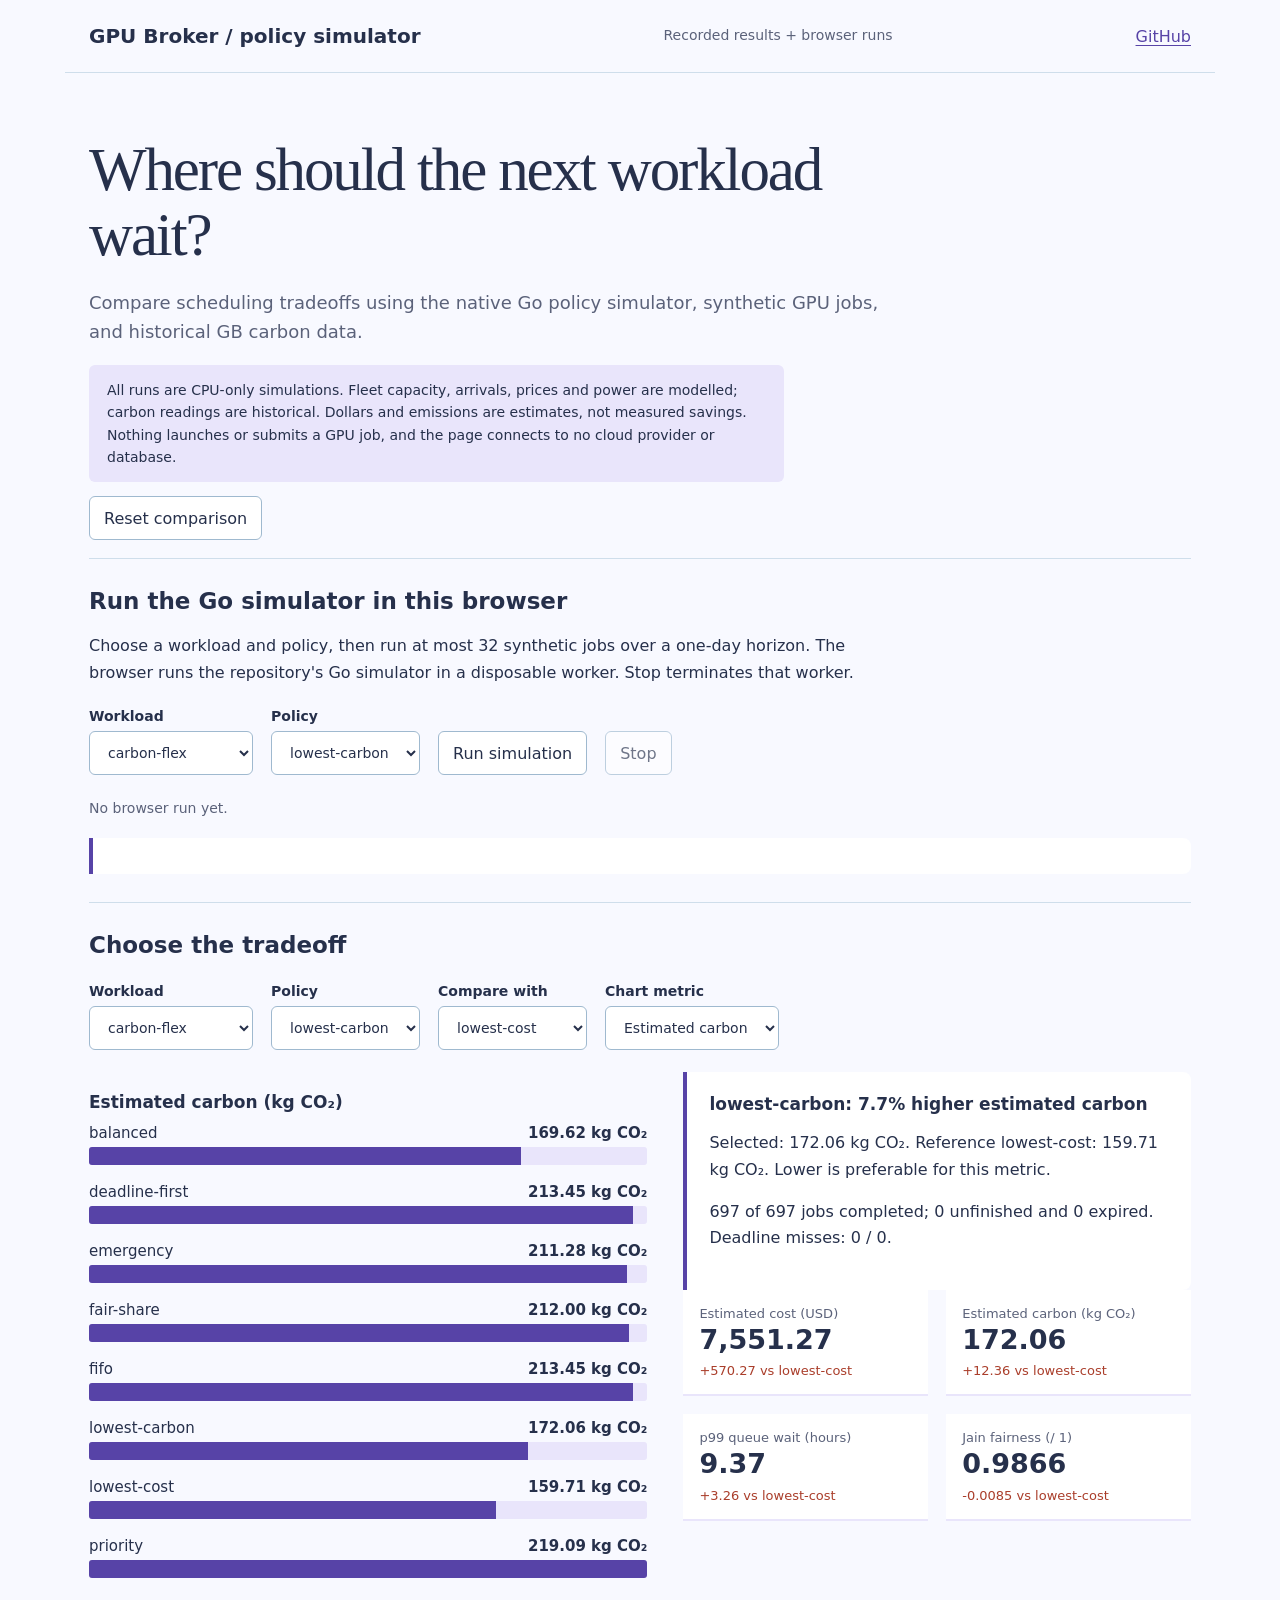
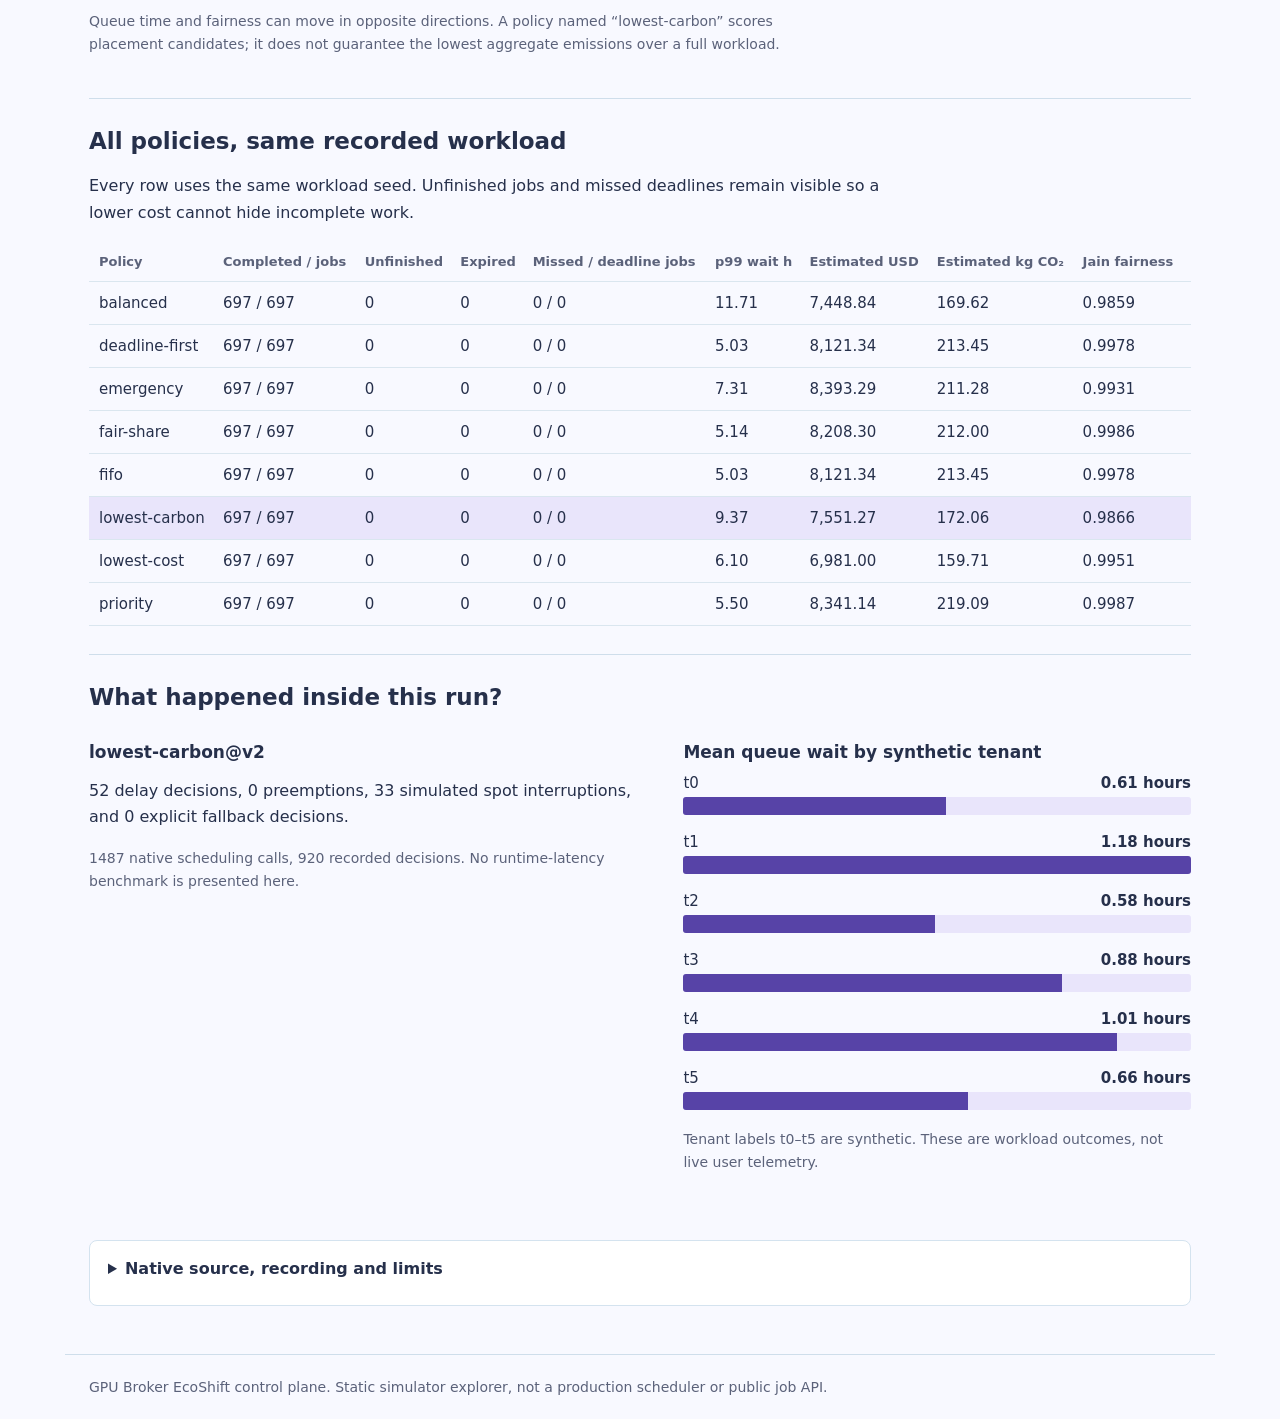
<file: public-demo/site/index.html>
<!doctype html>
<html lang="en"><head><meta charset="utf-8"><meta name="viewport" content="width=device-width,initial-scale=1"><meta name="description" content="Compare recorded results or run a bounded GPU Broker scheduling simulation in your browser. CPU-only, no cloud calls."><title>GPU Broker | Scheduling tradeoffs</title><link rel="stylesheet" href="style.css"><script type="module" src="app.js"></script></head>
<body><header><a class="brand" href="./">GPU Broker / policy simulator</a><p class="mode">Recorded results + browser runs</p><a href="https://github.com/lgoyal6/gpu-broker" target="_blank" rel="noopener noreferrer">GitHub</a></header><main>
<div class="intro"><h1>Where should the next workload wait?</h1><p class="lede">Compare scheduling tradeoffs using the native Go policy simulator, synthetic GPU jobs, and historical GB carbon data.</p><p class="notice">All runs are CPU-only simulations. Fleet capacity, arrivals, prices and power are modelled; carbon readings are historical. Dollars and emissions are estimates, not measured savings. Nothing launches or submits a GPU job, and the page connects to no cloud provider or database.</p><button id="reset" type="button">Reset comparison</button></div>
<div id="error" class="error" hidden role="alert"></div><div id="app" hidden>
<section aria-labelledby="run-title"><h2 id="run-title">Run the Go simulator in this browser</h2><p>Choose a workload and policy, then run at most 32 synthetic jobs over a one-day horizon. The browser runs the repository's Go simulator in a disposable worker. Stop terminates that worker.</p><div class="controls"><label for="run-workload">Workload<select id="run-workload"><option value="carbon-flex">carbon-flex</option><option value="steady-mixed">steady-mixed</option><option value="bursty-tenant">bursty-tenant</option><option value="deadline-crunch">deadline-crunch</option></select></label><label for="run-policy">Policy<select id="run-policy"></select></label><button id="run-simulation" type="button">Run simulation</button><button id="stop-simulation" type="button" disabled>Stop</button></div><p id="run-status" class="small" aria-live="polite">No browser run yet.</p><div id="run-results" class="run-results" aria-live="polite"></div></section>
<section aria-labelledby="comparison-title"><h2 id="comparison-title">Choose the tradeoff</h2>
<div class="controls"><label for="workload">Workload<select id="workload"></select></label><label for="policy">Policy<select id="policy"></select></label><label for="reference">Compare with<select id="reference"></select></label><label for="metric">Chart metric<select id="metric"></select></label></div>
<div class="split"><div><h3 id="chart-title"></h3><div id="policy-bars"></div></div><div><div class="readout" aria-live="polite"><h3 id="insight"></h3><p id="explanation"></p><p id="outcome"></p></div><div id="metrics" class="metrics"></div></div></div>
<p class="small">Queue time and fairness can move in opposite directions. A policy named “lowest-carbon” scores placement candidates; it does not guarantee the lowest aggregate emissions over a full workload.</p></section>
<section aria-labelledby="table-title"><h2 id="table-title">All policies, same recorded workload</h2><p>Every row uses the same workload seed. Unfinished jobs and missed deadlines remain visible so a lower cost cannot hide incomplete work.</p>
<div class="table-wrap"><table><thead><tr><th>Policy</th><th>Completed / jobs</th><th>Unfinished</th><th>Expired</th><th>Missed / deadline jobs</th><th>p99 wait h</th><th>Estimated USD</th><th>Estimated kg CO₂</th><th>Jain fairness</th></tr></thead><tbody id="results-table"></tbody></table></div></section>
<section aria-labelledby="events-title"><h2 id="events-title">What happened inside this run?</h2><div class="split"><div><h3 id="version"></h3><p id="events"></p><p id="calls" class="small"></p></div><div><h3>Mean queue wait by synthetic tenant</h3><div id="tenant-bars"></div><p class="small">Tenant labels t0–t5 are synthetic. These are workload outcomes, not live user telemetry.</p></div></div></section>
<details><summary>Native source, recording and limits</summary><p>Recorded results come from <code>gpubroker sim</code>. Browser runs compile and execute the same Go <code>policy.Decide</code> and simulator code. Each browser run accepts one fixed-size synthetic workload, validates the historical carbon dataset checksum and reports <code>evidence_class=simulator</code>. No credentials, GPU job submission, database or cloud worker exists in this demo.</p><p id="dataset"></p><p>Source revision: <code id="source-commit"></code></p><ul id="sources" class="sources"></ul><a href="data.json" download="gpu-broker-recorded-simulation.json">Download all results and source hashes</a></details>
</div><noscript><p>Enable JavaScript for comparison controls. <a href="data.json">Read all recorded simulation results as JSON.</a></p></noscript></main><footer>GPU Broker EcoShift control plane. Static simulator explorer, not a production scheduler or public job API.</footer></body></html>
</file>
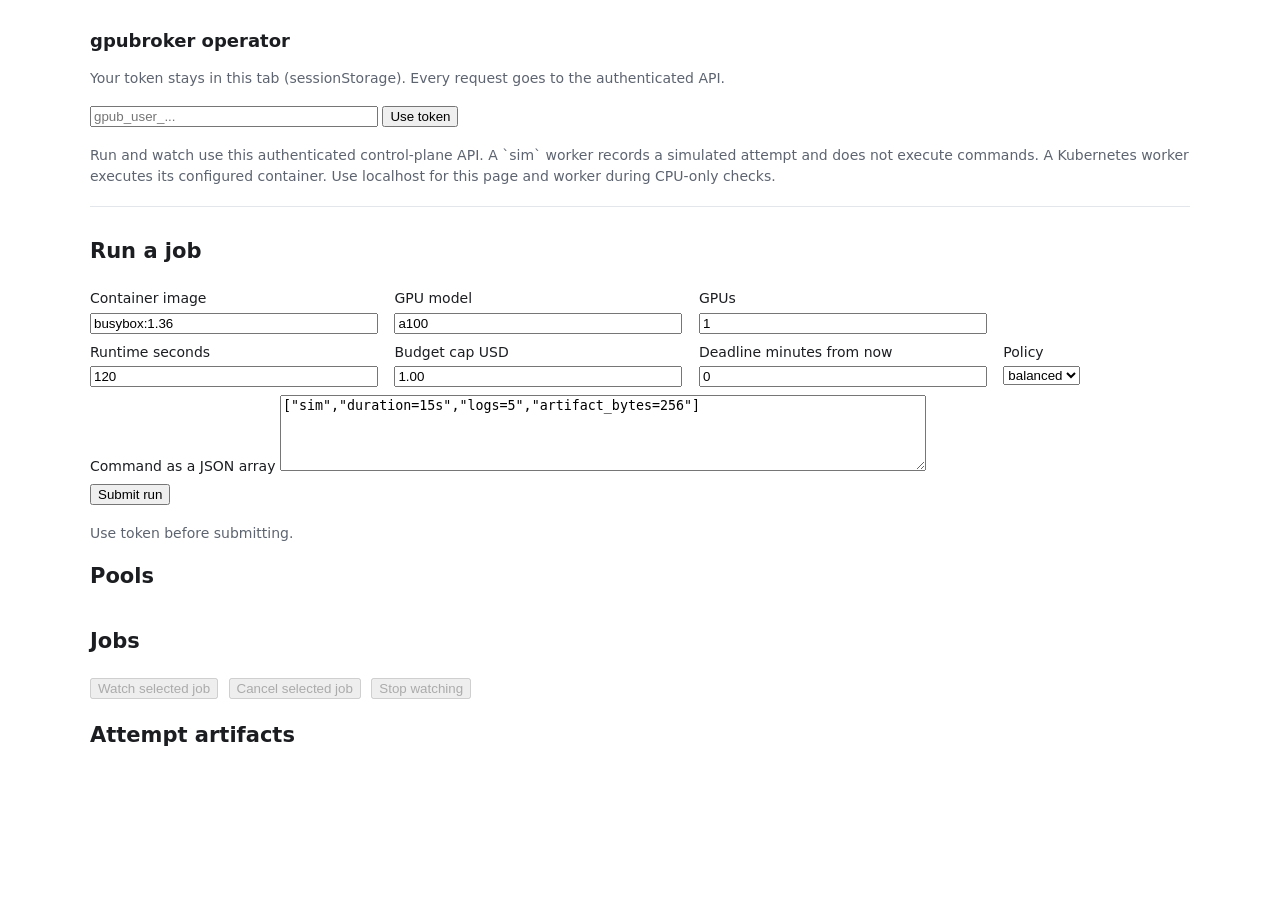
<file: controlplane/internal/transport/httpapi/ui.html>
<!doctype html>
<html lang="en">
<head>
<meta charset="utf-8">
<meta name="viewport" content="width=device-width, initial-scale=1">
<title>gpubroker operator</title>
<style>
  :root { --bg:#fff; --fg:#1b1d21; --muted:#5d6470; --line:#e3e6ea; --accent:#2457c5; }
  @media (prefers-color-scheme: dark) { :root { --bg:#14161a; --fg:#e6e8eb; --muted:#9aa1ab; --line:#2a2e35; --accent:#7aa2ff; } }
  body { background:var(--bg); color:var(--fg); font:14px/1.45 system-ui, sans-serif; margin:0 auto; max-width:1100px; padding:16px; }
  h1 { font-size:18px; } table { border-collapse:collapse; width:100%; } td,th { border-bottom:1px solid var(--line); padding:6px 8px; text-align:left; }
  th { color:var(--muted); font-weight:500; } a { color:var(--accent); cursor:pointer; } pre { white-space:pre-wrap; font-size:12px; }
  input, textarea, select { max-width:100%; } input { width:280px; } textarea { width:640px; height:70px; }
  label { display:inline-grid; gap:4px; margin:4px 12px 4px 0; vertical-align:top; }
  button { margin:4px 6px 4px 0; } .muted { color:var(--muted); }
  section { border-top:1px solid var(--line); margin-top:20px; padding-top:12px; }
</style>
</head>
<body>
<h1>gpubroker operator</h1>
<p class="muted">Your token stays in this tab (sessionStorage). Every request goes to the authenticated API.</p>
<form id="f"><input id="tok" type="password" placeholder="gpub_user_..."> <button>Use token</button></form>
<p class="muted">Run and watch use this authenticated control-plane API. A `sim` worker records a simulated attempt and does not execute commands. A Kubernetes worker executes its configured container. Use localhost for this page and worker during CPU-only checks.</p>
<section>
<h2>Run a job</h2>
<form id="run-form">
  <label>Container image<input id="image" value="busybox:1.36" required></label>
  <label>GPU model<input id="gpu-model" value="a100"></label>
  <label>GPUs<input id="gpus" type="number" min="1" max="8" value="1" required></label>
  <label>Runtime seconds<input id="max-runtime" type="number" min="1" value="120" required></label>
  <label>Budget cap USD<input id="budget" type="number" min="0.01" step="0.01" value="1.00" required></label>
  <label>Deadline minutes from now<input id="deadline-minutes" type="number" min="0" value="0"></label>
  <label>Policy<select id="policy-input"><option value="balanced">balanced</option></select></label>
  <label style="display:block">Command as a JSON array
    <textarea id="command">["sim","duration=15s","logs=5","artifact_bytes=256"]</textarea>
  </label>
  <button type="submit">Submit run</button>
</form>
<p id="run-status" class="muted" role="status" aria-live="polite">Use token before submitting.</p>
</section>
<h2>Pools</h2><table id="pools"></table>
<h2>Jobs</h2><table id="jobs"></table>
<button id="watch" type="button" disabled>Watch selected job</button>
<button id="cancel" type="button" disabled>Cancel selected job</button>
<button id="stop-watch" type="button" disabled>Stop watching</button>
<p id="watch-status" class="muted" role="status" aria-live="polite"></p>
<h2 id="dh"></h2><pre id="detail"></pre>
<h2>Attempt artifacts</h2><ul id="artifacts"></ul>
<script>
const tok = () => sessionStorage.getItem("gpub_token") || "";
let selectedJob = "";
let watchTimer = 0;
let isWatching = false;
function authHeaders(extra={}) { return { Authorization: "Bearer " + tok(), ...extra }; }
async function api(path, options={}) {
  const r = await fetch(path, { ...options, headers: authHeaders(options.headers || {}) });
  if (!r.ok) { let detail; try { detail=(await r.json()).error; } catch { detail={message:r.statusText}; } throw new Error(detail.message || detail.code || r.statusText); }
  if (r.status === 204) return null;
  return r.json();
}
function row(cells) { const tr = document.createElement("tr"); for (const c of cells) { const td = document.createElement("td"); if (c instanceof Node) td.appendChild(c); else td.textContent = c; tr.appendChild(td); } return tr; }
async function load() {
  if (!tok()) return;
  const pools = await api("/v1/pools"); const pt = document.getElementById("pools"); pt.replaceChildren(row(["pool","region","workers","free/total GPUs","$/GPU-h"]));
  for (const p of pools.pools) pt.appendChild(row([p.name, p.region, p.workers_ready, p.gpus_free + "/" + p.gpus_total, p.price_usd_per_gpu_hour]));
  const jobs = await api("/v1/jobs?limit=100"); const jt = document.getElementById("jobs"); jt.replaceChildren(row(["job","state","gpus","policy","submitted"]));
  for (const j of jobs.jobs) { const a = document.createElement("a"); a.textContent = j.id; a.href="#job"; a.onclick = (event) => { event.preventDefault(); if(watchTimer)clearTimeout(watchTimer);watchTimer=0;isWatching=false;selectedJob=j.id;updateActions();show(j.id); }; jt.appendChild(row([a, j.state, j.gpus, j.policy, j.submitted_at])); }
  const policies = await api("/v1/policies"); const select=document.getElementById("policy-input");
  select.replaceChildren(...policies.policies.map(p=>{const option=document.createElement("option");option.value=p.name;option.textContent=p.name;return option;}));
  select.value=policies.default;
}
async function show(id) {
  const [d, dec] = await Promise.all([api("/v1/jobs/" + id), api("/v1/jobs/" + id + "/decisions")]);
  document.getElementById("dh").textContent = id;
  const logs = await api("/v1/jobs/" + id + "/logs?limit=1000");
  const recovery = d.transitions.filter(t=>t.from==="RUNNING" && t.to==="QUEUED");
  document.getElementById("detail").textContent = JSON.stringify({
    evidence_class:d.job.evidence_class, job:d.job, budget:d.budget,
    transitions:d.transitions, decisions:dec.decisions, logs:logs.lines,
    recovery_trace:{requeues:recovery, artifacts:d.artifacts,
      note:"A requeue is an observed retry transition. Checkpoint artifacts are listed by attempt; this view does not claim a checkpoint was consumed by the next attempt."}
  }, null, 2);
  const list=document.getElementById("artifacts"); list.replaceChildren();
  for (const artifact of d.artifacts) {
    const item=document.createElement("li");
    item.textContent=artifact.name+" - attempt "+artifact.attempt_id+" - "+artifact.state+" - "+artifact.size+" bytes - SHA-256 "+artifact.sha256+" ";
    if (artifact.state==="COMPLETE" && artifact.size<=64*1024*1024) {
      const button=document.createElement("button"); button.type="button"; button.textContent="Download and verify";
      button.onclick=()=>downloadArtifact(id,artifact).catch(error=>{document.getElementById("watch-status").textContent="Artifact download failed: "+error;});
      item.append(button);
    } else if (artifact.size>64*1024*1024) item.append(document.createTextNode("Download limit: 64 MiB."));
    list.append(item);
  }
  updateActions(d.job.state);
}
async function downloadArtifact(jobId,artifact) {
  const chunks=[]; let offset=0;
  while(offset<artifact.size) {
    const response=await fetch("/v1/jobs/"+encodeURIComponent(jobId)+"/artifacts/"+
      encodeURIComponent(artifact.attempt_id)+"/"+encodeURIComponent(artifact.name)+"?offset="+offset,
      {headers:authHeaders()});
    if (!response.ok) throw new Error("artifact fetch returned "+response.status);
    if (response.headers.get("X-Artifact-State")!=="COMPLETE") throw new Error("artifact manifest is not complete");
    const part=await response.blob(); if (!part.size) throw new Error("artifact ended before its declared size");
    chunks.push(part); offset+=part.size;
  }
  const content=new Blob(chunks); const bytes=await content.arrayBuffer();
  const digest=[...new Uint8Array(await crypto.subtle.digest("SHA-256",bytes))].map(value=>value.toString(16).padStart(2,"0")).join("");
  if (digest!==artifact.sha256) throw new Error("downloaded artifact SHA-256 does not match its manifest");
  const link=document.createElement("a"); link.href=URL.createObjectURL(content);
  link.download=artifact.name.split("/").pop()||"artifact"; link.click(); URL.revokeObjectURL(link.href);
  document.getElementById("watch-status").textContent="Downloaded and verified "+artifact.name+" for attempt "+artifact.attempt_id+".";
}
function updateActions(state="") {
  document.getElementById("watch").disabled=!selectedJob;
  document.getElementById("cancel").disabled=!selectedJob || ["SUCCEEDED","FAILED","CANCELLED","EXPIRED"].includes(state);
  document.getElementById("stop-watch").disabled=!isWatching;
}
async function watchOnce(id) {
  if (selectedJob!==id || !isWatching) return;
  try {
    const d=await api("/v1/jobs/"+id);
    await show(id);
    if (!isWatching || selectedJob!==id) return;
    const terminal=["SUCCEEDED","FAILED","CANCELLED","EXPIRED"].includes(d.job.state);
    document.getElementById("watch-status").textContent=""+d.job.state+" - "+(terminal?"watch complete":"refreshing every 2 seconds");
    if (!terminal && selectedJob===id && isWatching) watchTimer=setTimeout(()=>watchOnce(id),2000);
    else { watchTimer=0;isWatching=false;updateActions(d.job.state); }
  } catch(e) { watchTimer=0;isWatching=false;document.getElementById("watch-status").textContent=String(e);updateActions(); }
}
document.getElementById("f").onsubmit = (e) => { e.preventDefault(); sessionStorage.setItem("gpub_token", document.getElementById("tok").value); load().catch(err=>document.getElementById("detail").textContent=String(err)); };
document.getElementById("run-form").onsubmit = async (e) => {
  e.preventDefault();
  try {
    const command=JSON.parse(document.getElementById("command").value);
    if (!Array.isArray(command) || command.length===0 || command.some(value=>typeof value!=="string")) throw new Error("Command must be a non-empty JSON array of strings.");
    const minutes=Number(document.getElementById("deadline-minutes").value);
    const request={image:document.getElementById("image").value,command,
      gpus:Number(document.getElementById("gpus").value),gpu_model:document.getElementById("gpu-model").value,
      runtime:command[0]==="sim"?"sim":"kubernetes",max_runtime_s:Number(document.getElementById("max-runtime").value),
      budget_cap_usd:Number(document.getElementById("budget").value),policy:document.getElementById("policy-input").value};
    if (minutes>0) request.deadline=new Date(Date.now()+minutes*60000).toISOString();
    const created=await api("/v1/jobs",{method:"POST",headers:{"Content-Type":"application/json","Idempotency-Key":crypto.randomUUID()},body:JSON.stringify(request)});
    if(watchTimer)clearTimeout(watchTimer);watchTimer=0;isWatching=false;
    selectedJob=created.id; document.getElementById("run-status").textContent="Submitted "+created.id+" ("+created.evidence_class+").";
    await load(); await show(created.id); updateActions(created.state);
  } catch(err) { document.getElementById("run-status").textContent="Run failed: "+err; }
};
document.getElementById("watch").onclick=()=>{if(watchTimer)clearTimeout(watchTimer);isWatching=true;watchTimer=0;updateActions();watchOnce(selectedJob);};
document.getElementById("stop-watch").onclick=()=>{if(watchTimer)clearTimeout(watchTimer);watchTimer=0;isWatching=false;document.getElementById("watch-status").textContent="Watch stopped.";updateActions();};
document.getElementById("cancel").onclick=async()=>{try{const job=await api("/v1/jobs/"+selectedJob+"/cancel",{method:"POST",headers:{"Idempotency-Key":crypto.randomUUID(),"Content-Type":"application/json"},body:"{}"});document.getElementById("watch-status").textContent="Cancel requested: "+job.state;await load();await show(selectedJob);}catch(err){document.getElementById("watch-status").textContent="Cancel failed: "+err;}};
load().catch(e => { document.getElementById("detail").textContent = String(e); });
</script>
</body>
</html>
</file>
<file: public-demo/site/style.css>
:root{--ink:#26304b;--muted:#5b627a;--paper:#f8f9ff;--panel:#fff;--accent:#5743a7;--soft:#e9e5fb;--bad:#aa3e2b;--good:#126c60;font-family:system-ui,-apple-system,BlinkMacSystemFont,"Segoe UI",sans-serif;color:var(--ink);background:var(--paper);font-size:16px}*{box-sizing:border-box}body{margin:0}a{color:var(--accent);text-underline-offset:3px}header,main,footer{max-width:1150px;margin:auto;padding:24px}header{display:flex;justify-content:space-between;gap:20px;align-items:center;border-bottom:1px solid #cfdeeb}.brand{font-weight:750;text-decoration:none;color:var(--ink);font-size:20px}.mode{font-size:14px;color:var(--muted);margin:0}.intro{max-width:800px;padding:30px 0 18px}h1{font:500 clamp(35px,5vw,61px)/1.07 Georgia,serif;letter-spacing:-.035em;max-width:800px;margin:10px 0 20px}h2{font-size:23px;line-height:1.3;margin:0 0 9px}h3{font-size:17px;margin:20px 0 10px}p{line-height:1.65;max-width:78ch}section{padding:28px 0;border-top:1px solid #cfdeeb}.lede{font-size:18px;color:var(--muted)}.controls{display:flex;gap:18px;align-items:end;flex-wrap:wrap;margin:22px 0}label{display:flex;flex-direction:column;gap:7px;font-size:14px;font-weight:650}select,button{font:inherit;font-weight:500;border:1px solid #9fb9cf;border-radius:6px;padding:10px 14px;color:var(--ink);background:var(--panel);min-height:44px}button{cursor:pointer}button:hover{border-color:var(--accent);background:var(--soft)}:focus-visible{outline:3px solid var(--accent);outline-offset:3px}.split{display:grid;grid-template-columns:1.1fr 1fr;gap:36px}.readout{background:var(--panel);padding:22px;border-left:4px solid var(--accent);border-radius:0 8px 8px 0}.readout h3{margin:0 0 10px}.measure{display:flex;justify-content:space-between;gap:20px;margin:12px 0 5px;font-size:15px}.measure strong{font-variant-numeric:tabular-nums}.bar{margin-bottom:18px}progress{display:block;width:100%;height:18px;border:0;appearance:none;border-radius:3px;overflow:hidden;background:var(--soft)}progress::-webkit-progress-bar{background:var(--soft)}progress::-webkit-progress-value{background:var(--accent)}progress::-moz-progress-bar{background:var(--accent)}.bad{color:var(--bad)}.good{color:var(--good)}.small{font-size:14px;color:var(--muted)}.table-wrap{max-width:100%;overflow-x:auto}table{border-collapse:collapse;width:100%;font-size:15px;font-variant-numeric:tabular-nums;white-space:nowrap}th{text-align:left;font-size:13px;color:var(--muted);font-weight:650}td,th{padding:12px 15px 12px 0;border-bottom:1px solid #dae6ef}tr.selected{background:var(--soft)}td:first-child,th:first-child{padding-left:10px}details{background:var(--panel);padding:18px;border:1px solid #d4e3ef;border-radius:8px;margin:24px 0}summary{cursor:pointer;font-weight:650;min-height:28px}code{font-size:12px;overflow-wrap:anywhere;white-space:normal}.sources li{margin:12px 0;line-height:1.5}.sourcehash{display:block;color:var(--muted)}.notice{padding:14px 18px;background:var(--soft);border-radius:6px;font-size:14px;line-height:1.6}.error{padding:24px;background:#ffebe6;color:#842c1d;border:1px solid #c77d6e}footer{border-top:1px solid #cfdeeb;color:var(--muted);font-size:14px}.metrics{display:grid;grid-template-columns:repeat(2,minmax(0,1fr));gap:18px}.metric{padding:16px;background:var(--panel);border-bottom:2px solid var(--soft)}.metric span{display:block;font-size:13px;color:var(--muted)}.metric strong{display:block;font-size:27px;line-height:1.4}.metric small{display:block;font-size:13px;margin-top:5px}.visually-hidden{position:absolute;width:1px;height:1px;padding:0;margin:-1px;overflow:hidden;clip:rect(0,0,0,0);white-space:nowrap;border:0}@media(max-width:700px){header,main,footer{padding:18px}.split{grid-template-columns:1fr;gap:20px}.controls{gap:12px}label{flex:1;min-width:145px}.intro{padding-top:20px}h1{font-size:38px}section{padding:25px 0}.readout{padding:18px}.metrics{gap:10px}.metric strong{font-size:23px}.mode{max-width:150px;text-align:right}table{font-size:14px}}@media(prefers-reduced-motion:reduce){*{scroll-behavior:auto!important;transition:none!important}}
.run-results{margin-top:18px;padding:18px;background:var(--panel);border-left:4px solid var(--accent);border-radius:0 8px 8px 0}.run-results h3{margin-top:0}.run-results p:last-child{margin-bottom:0}button:disabled{cursor:wait;opacity:.65}
</file>
